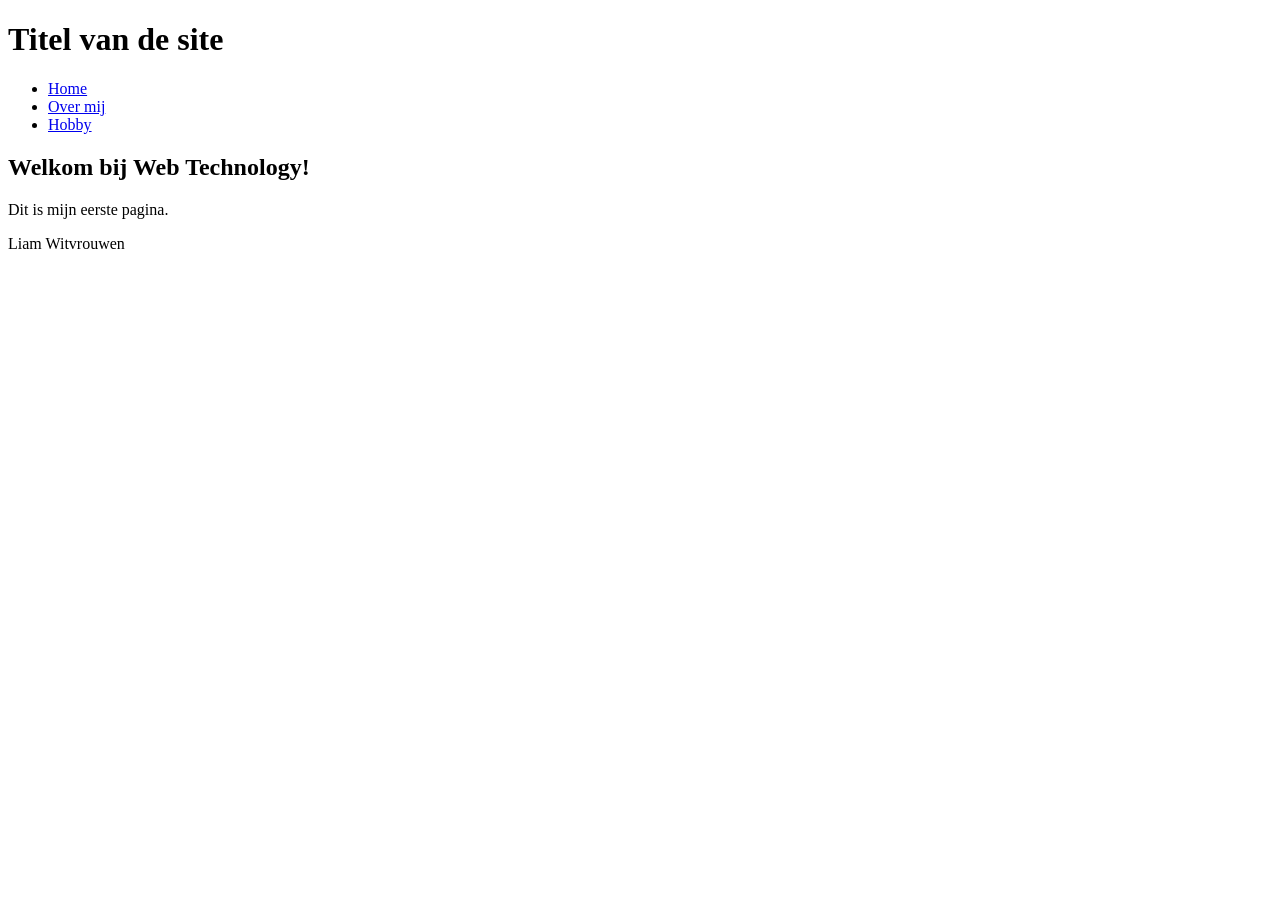
<file: labo-1/index.html>
<!doctype html>
<html lang="nl">
    <head>
        <meta charset="utf-8">
        <meta name="viewport" content="width=device-width, initial-scale=1">
        <title>Mijn eerste pagina</title>
    </head>
    <body>
        <header>
            <h1>Titel van de site</h1>
            <nav>
                <ul>
                    <li><a href="index.html">Home</a></li>
                    <li><a href="over-mij.html">Over mij</a></li>
                    <li><a href="hobby.html">Hobby</a></li>
                </ul>
            </nav>
        </header>
        <main>
            <h2>Welkom bij Web Technology!</h2>
            <p>Dit is mijn eerste pagina.</p>
        </main>
        <footer>
            <p>Liam Witvrouwen</p>
        </footer>
    </body>
</html>
</file>
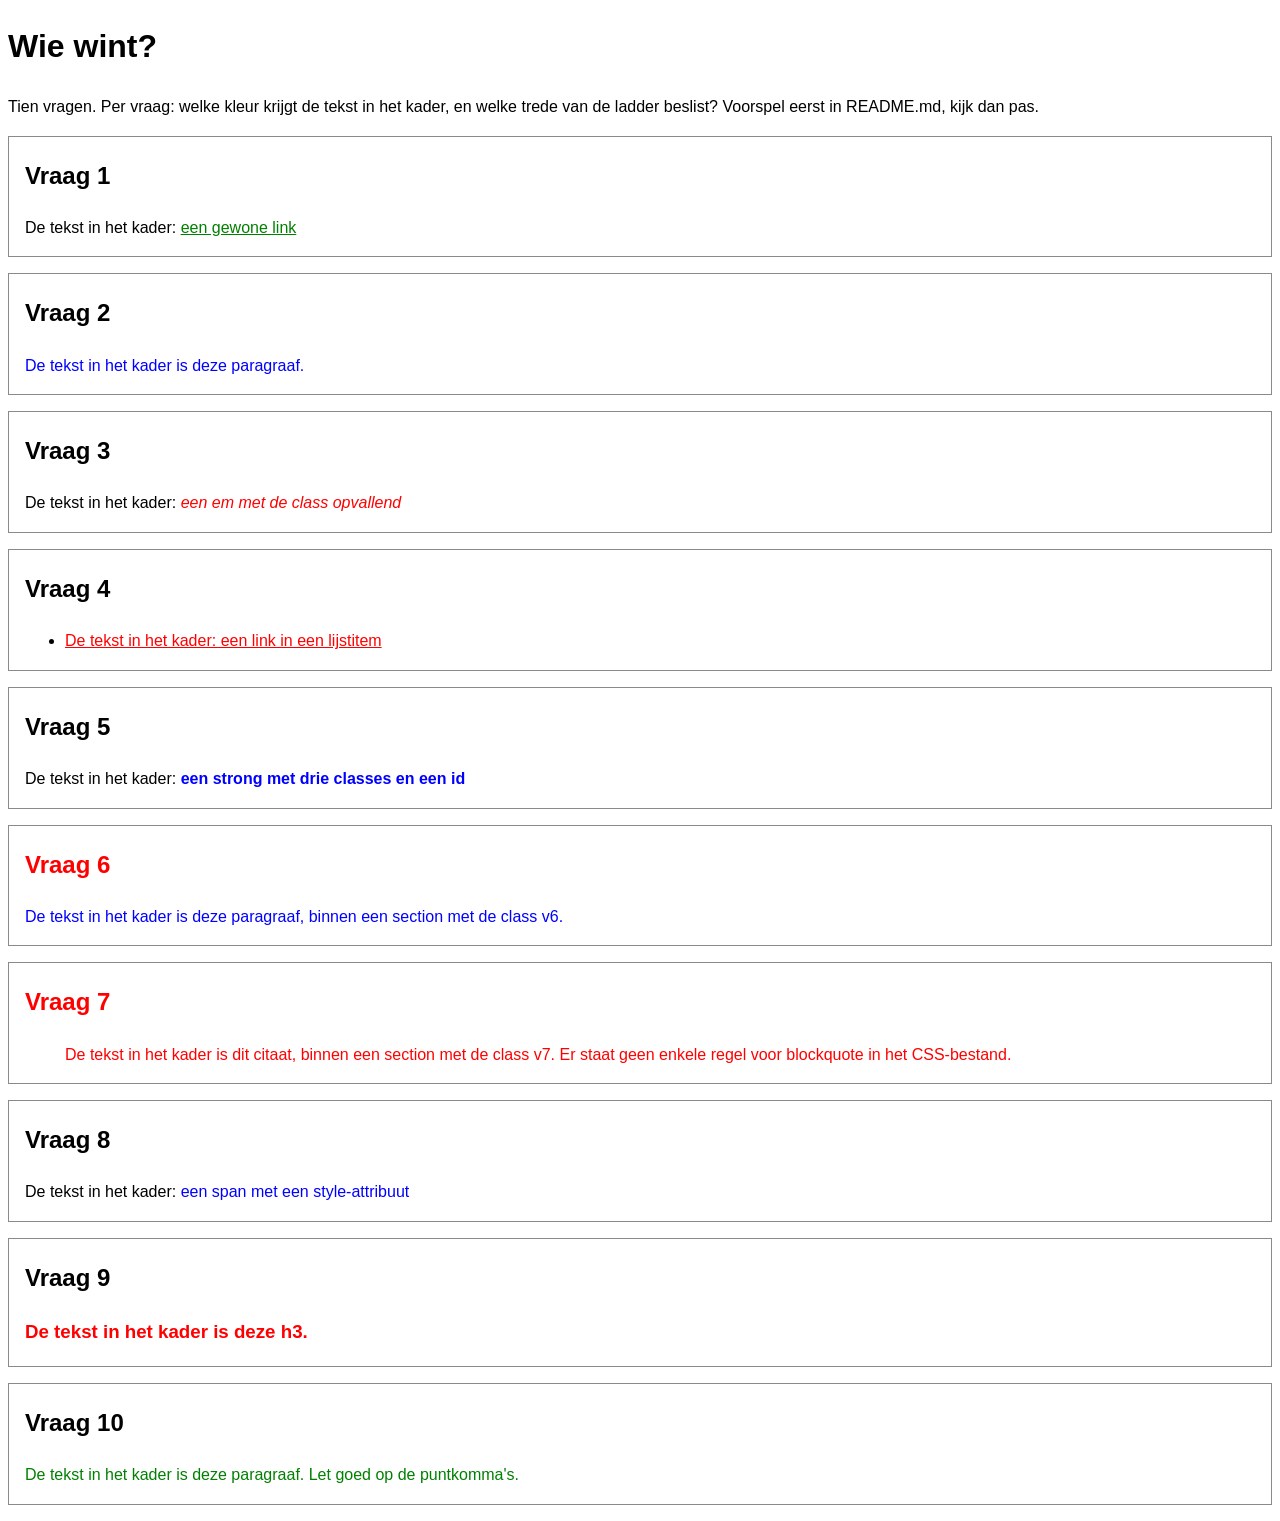
<file: labo-02/cascade/index.html>
<!-- index.html - oefening 3: voorspel, dan kijk. Wijzig dit bestand niet. -->
<!doctype html>
<html lang="nl">
  <head>
    <meta charset="utf-8">
    <meta name="viewport" content="width=device-width, initial-scale=1">
    <title>Wie wint? Tien vragen over de cascade</title>
    <link rel="stylesheet" href="css/stijl.css">
  </head>
  <body>
    <h1>Wie wint?</h1>
    <p>Tien vragen. Per vraag: welke kleur krijgt de tekst in het kader, en welke trede van de ladder beslist? Voorspel eerst in README.md, kijk dan pas.</p>

    <section class="vraag v1">
      <h2>Vraag 1</h2>
      <p>De tekst in het kader: <a href="#">een gewone link</a></p>
    </section>

    <section class="vraag v2">
      <h2>Vraag 2</h2>
      <p class="v2-tekst">De tekst in het kader is deze paragraaf.</p>
    </section>

    <section class="vraag v3">
      <h2>Vraag 3</h2>
      <p>De tekst in het kader: <em class="opvallend">een em met de class opvallend</em></p>
    </section>

    <section class="vraag v4">
      <h2>Vraag 4</h2>
      <ul>
        <li><a href="#">De tekst in het kader: een link in een lijstitem</a></li>
      </ul>
    </section>

    <section class="vraag v5">
      <h2>Vraag 5</h2>
      <p>De tekst in het kader: <strong class="een twee drie" id="v5-tekst">een strong met drie classes en een id</strong></p>
    </section>

    <section class="vraag v6">
      <h2>Vraag 6</h2>
      <p class="v6-tekst">De tekst in het kader is deze paragraaf, binnen een section met de class v6.</p>
    </section>

    <section class="vraag v7">
      <h2>Vraag 7</h2>
      <blockquote>De tekst in het kader is dit citaat, binnen een section met de class v7. Er staat geen enkele regel voor blockquote in het CSS-bestand.</blockquote>
    </section>

    <section class="vraag v8">
      <h2>Vraag 8</h2>
      <p>De tekst in het kader: <span class="v8-tekst" style="color: blue">een span met een style-attribuut</span></p>
    </section>

    <section class="vraag v9">
      <h2>Vraag 9</h2>
      <h3 class="v9-tekst">De tekst in het kader is deze h3.</h3>
    </section>

    <section class="vraag v10">
      <h2>Vraag 10</h2>
      <p class="v10-tekst">De tekst in het kader is deze paragraaf. Let goed op de puntkomma's.</p>
    </section>
  </body>
</html>
</file>
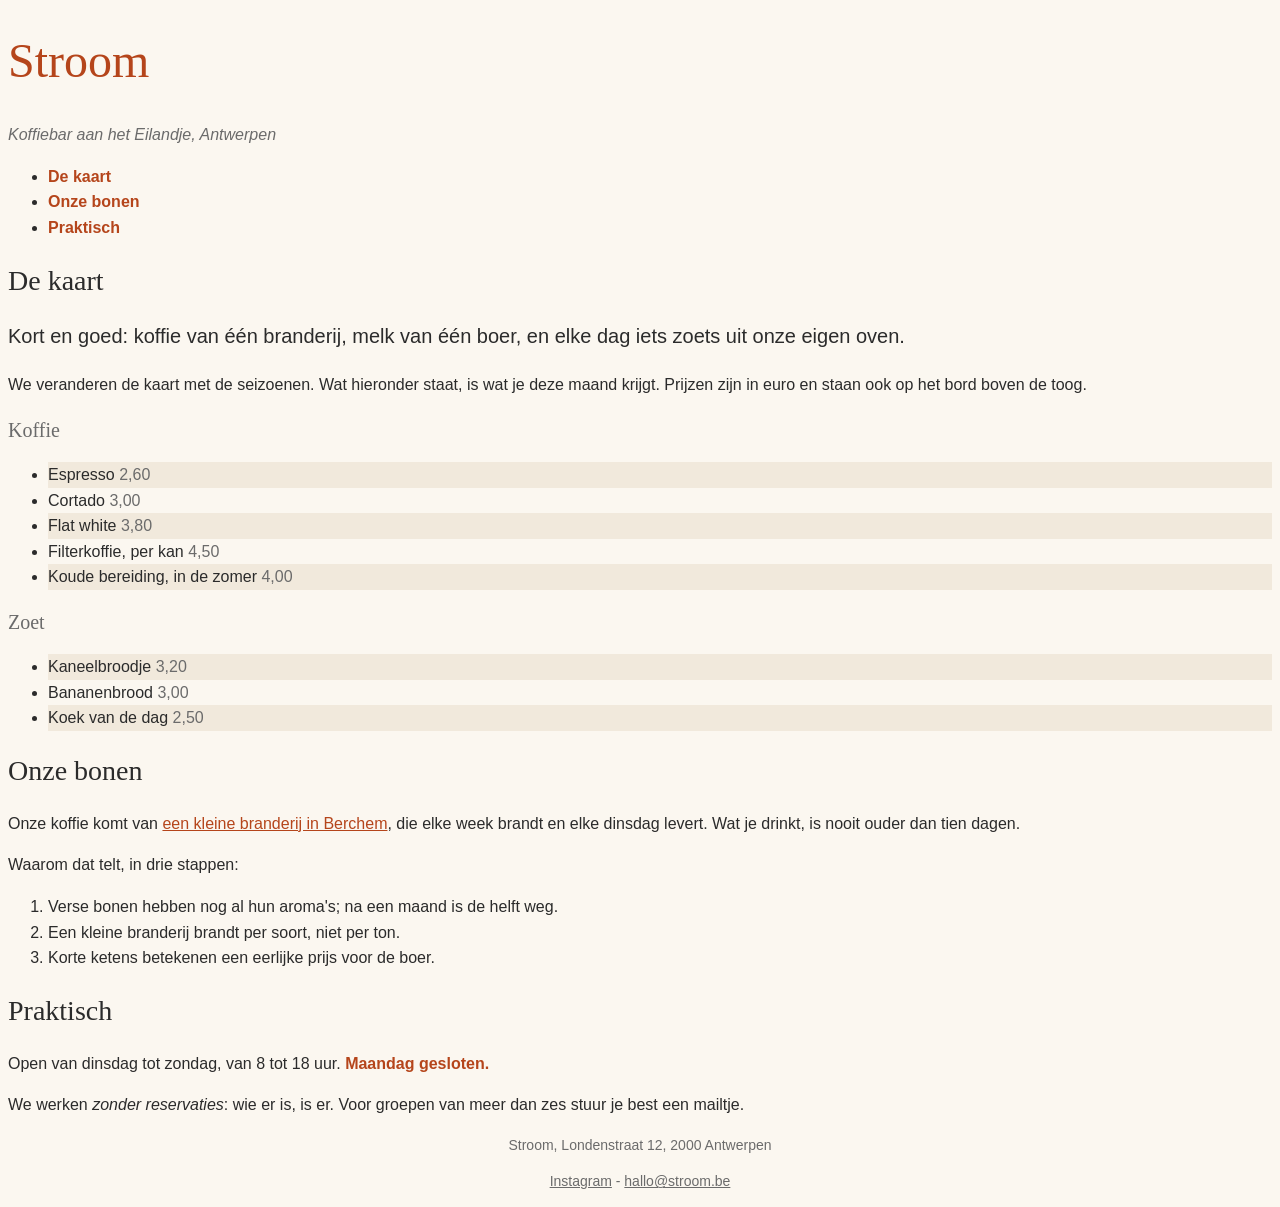
<file: labo-02/nabouw/index.html>
<!-- index.html - nabouw labo 2. Dit bestand mag je NIET wijzigen: geen class erbij, geen element verplaatst, geen style-attribuut. Jij schrijft css/stijl.css. -->
<!--
  Wat het screenshot niet kan tonen (hover en focus):
  - links in de navigatie: accentkleur, vet, geen onderstreping;
    bij hover en focus: inktkleur en onderstreept
  - links in main: accentkleur, onderstreept;
    bij hover en focus: papierkleur op een achtergrond in de accentkleur
  - links in de footer: gedempte kleur; bij hover en focus: accentkleur
-->
<!doctype html>
<html lang="nl">
  <head>
    <meta charset="utf-8">
    <meta name="viewport" content="width=device-width, initial-scale=1">
    <title>Stroom - koffiebar aan het Eilandje</title>
    <link rel="stylesheet" href="css/stijl.css">
  </head>
  <body>
    <header>
      <h1>Stroom</h1>
      <p class="slogan">Koffiebar aan het Eilandje, Antwerpen</p>
      <nav>
        <ul>
          <li><a href="#kaart">De kaart</a></li>
          <li><a href="#bonen">Onze bonen</a></li>
          <li><a href="#praktisch">Praktisch</a></li>
        </ul>
      </nav>
    </header>

    <main>
      <article>
        <h2 id="kaart">De kaart</h2>
        <p class="intro">Kort en goed: koffie van één branderij, melk van één boer, en elke dag iets zoets uit onze eigen oven.</p>
        <p>We veranderen de kaart met de seizoenen. Wat hieronder staat, is wat je deze maand krijgt. Prijzen zijn in euro en staan ook op het bord boven de toog.</p>

        <h3>Koffie</h3>
        <ul class="kaart">
          <li>Espresso <span class="prijs">2,60</span></li>
          <li>Cortado <span class="prijs">3,00</span></li>
          <li>Flat white <span class="prijs">3,80</span></li>
          <li>Filterkoffie, per kan <span class="prijs">4,50</span></li>
          <li>Koude bereiding, in de zomer <span class="prijs">4,00</span></li>
        </ul>

        <h3>Zoet</h3>
        <ul class="kaart">
          <li>Kaneelbroodje <span class="prijs">3,20</span></li>
          <li>Bananenbrood <span class="prijs">3,00</span></li>
          <li>Koek van de dag <span class="prijs">2,50</span></li>
        </ul>

        <h2 id="bonen">Onze bonen</h2>
        <p>Onze koffie komt van <a href="https://www.example.be">een kleine branderij in Berchem</a>, die elke week brandt en elke dinsdag levert. Wat je drinkt, is nooit ouder dan tien dagen.</p>
        <p>Waarom dat telt, in drie stappen:</p>
        <ol>
          <li>Verse bonen hebben nog al hun aroma's; na een maand is de helft weg.</li>
          <li>Een kleine branderij brandt per soort, niet per ton.</li>
          <li>Korte ketens betekenen een eerlijke prijs voor de boer.</li>
        </ol>

        <h2 id="praktisch">Praktisch</h2>
        <p>Open van dinsdag tot zondag, van 8 tot 18 uur. <strong>Maandag gesloten.</strong></p>
        <p>We werken <em>zonder reservaties</em>: wie er is, is er. Voor groepen van meer dan zes stuur je best een mailtje.</p>
      </article>
    </main>

    <footer>
      <p>Stroom, Londenstraat 12, 2000 Antwerpen</p>
      <p><a href="https://www.instagram.com">Instagram</a> - <a href="mailto:hallo@stroom.be">hallo@stroom.be</a></p>
    </footer>
  </body>
</html>
</file>
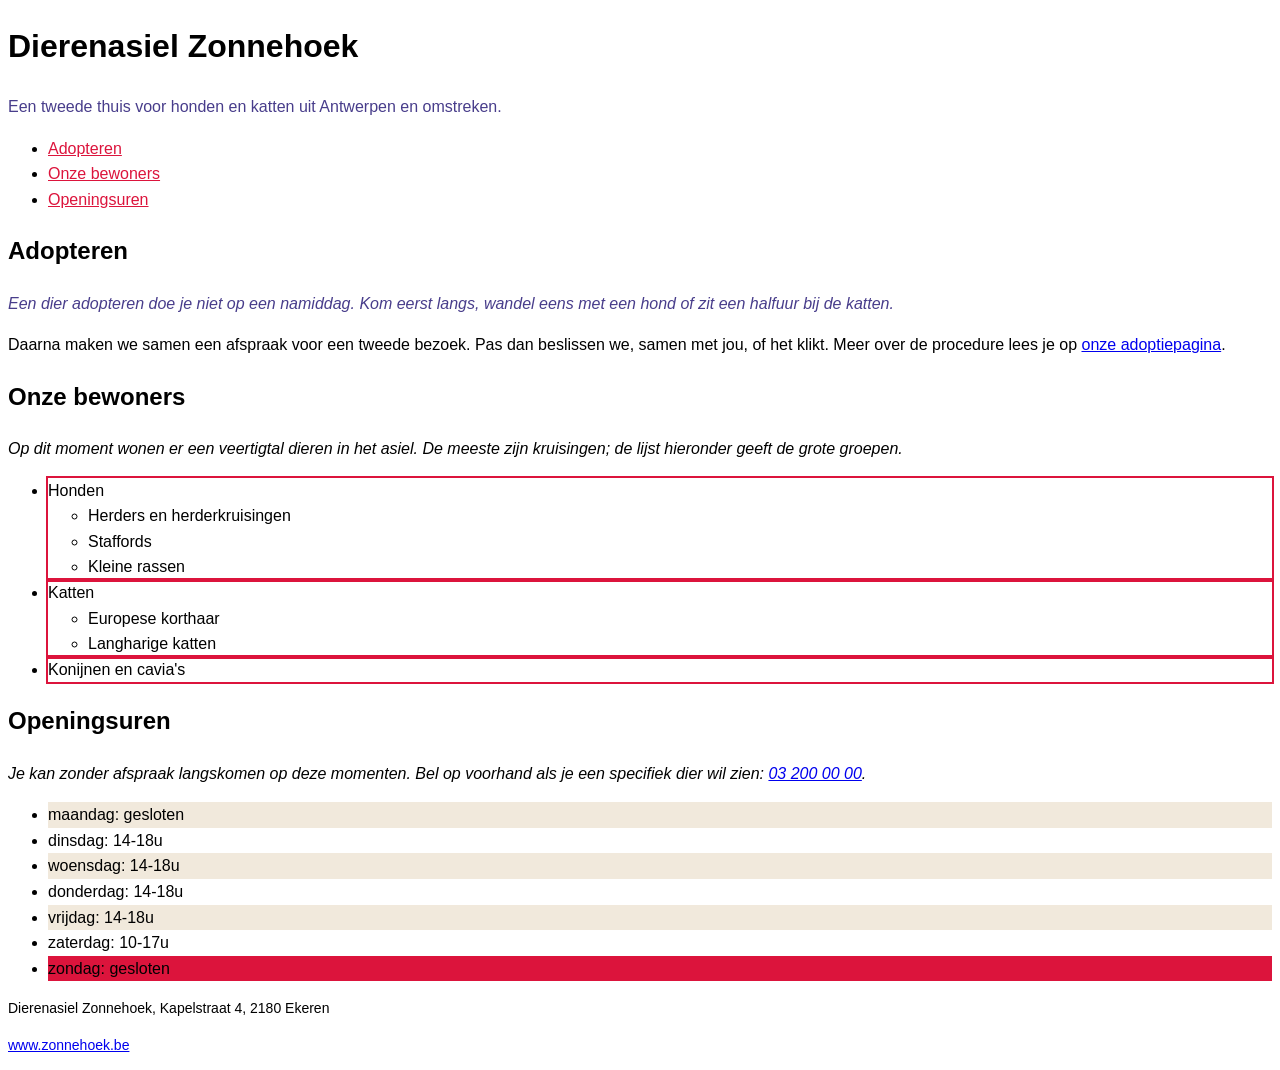
<file: labo-02/selectors/index.html>
<!-- index.html - oefening 2: selectors. Wijzig dit bestand niet; alles wat je nodig hebt, staat erin. -->
<!doctype html>
<html lang="nl">
  <head>
    <meta charset="utf-8">
    <meta name="viewport" content="width=device-width, initial-scale=1">
    <title>Dierenasiel Zonnehoek</title>
    <link rel="stylesheet" href="css/stijl.css">
  </head>
  <body>
    <header>
      <h1>Dierenasiel Zonnehoek</h1>
      <p class="slogan">Een tweede thuis voor honden en katten uit Antwerpen en omstreken.</p>
      <nav>
        <ul>
          <li><a href="#adopteren">Adopteren</a></li>
          <li><a href="#rassen">Onze bewoners</a></li>
          <li><a href="#uren">Openingsuren</a></li>
        </ul>
      </nav>
    </header>

    <main>
      <article>
        <h2 id="adopteren">Adopteren</h2>
        <p class="intro">Een dier adopteren doe je niet op een namiddag. Kom eerst langs, wandel eens met een hond of zit een halfuur bij de katten.</p>
        <p>Daarna maken we samen een afspraak voor een tweede bezoek. Pas dan beslissen we, samen met jou, of het klikt. Meer over de procedure lees je op <a href="https://www.zonnehoek.be/adoptie">onze adoptiepagina</a>.</p>

        <h2 id="rassen">Onze bewoners</h2>
        <p>Op dit moment wonen er een veertigtal dieren in het asiel. De meeste zijn kruisingen; de lijst hieronder geeft de grote groepen.</p>
        <ul class="rassen">
          <li>Honden
            <ul>
              <li>Herders en herderkruisingen</li>
              <li>Staffords</li>
              <li>Kleine rassen</li>
            </ul>
          </li>
          <li>Katten
            <ul>
              <li>Europese korthaar</li>
              <li>Langharige katten</li>
            </ul>
          </li>
          <li>Konijnen en cavia's</li>
        </ul>

        <h2 id="uren">Openingsuren</h2>
        <p>Je kan zonder afspraak langskomen op deze momenten. Bel op voorhand als je een specifiek dier wil zien: <a href="tel:+3232000000">03 200 00 00</a>.</p>
        <ul class="uren">
          <li>maandag: gesloten</li>
          <li>dinsdag: 14-18u</li>
          <li>woensdag: 14-18u</li>
          <li>donderdag: 14-18u</li>
          <li>vrijdag: 14-18u</li>
          <li>zaterdag: 10-17u</li>
          <li>zondag: gesloten</li>
        </ul>
      </article>
    </main>

    <footer>
      <p>Dierenasiel Zonnehoek, Kapelstraat 4, 2180 Ekeren</p>
      <p><a href="https://www.zonnehoek.be">www.zonnehoek.be</a></p>
    </footer>
  </body>
</html>
</file>
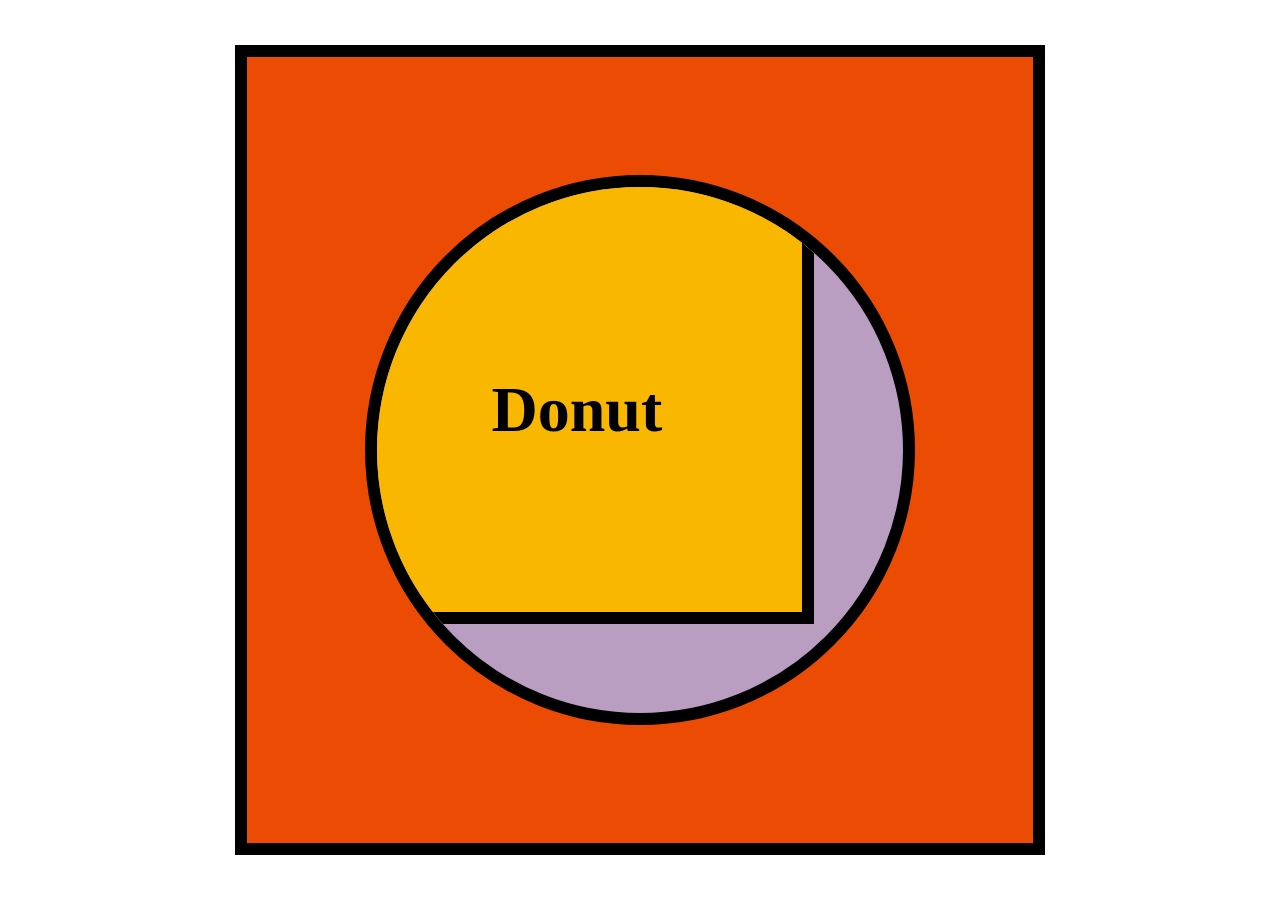
<file: labo-03/donut/index.html>
<!doctype html>
<html lang="en">
<head>
  <meta charset="utf-8">
  <meta name="viewport" content="width=device-width, initial-scale=1">
  <title>Labo 3 - Donut</title>
  <link rel="stylesheet" href="css/reset.css">
  <link rel="stylesheet" href="css/stijl.css">
</head>
<body>
  <!-- Do not change this file. Write your CSS in css/stijl.css. -->
  <main>
    <div>
      <h1>Donut</h1>
    </div>
  </main>
</body>
</html>
</file>
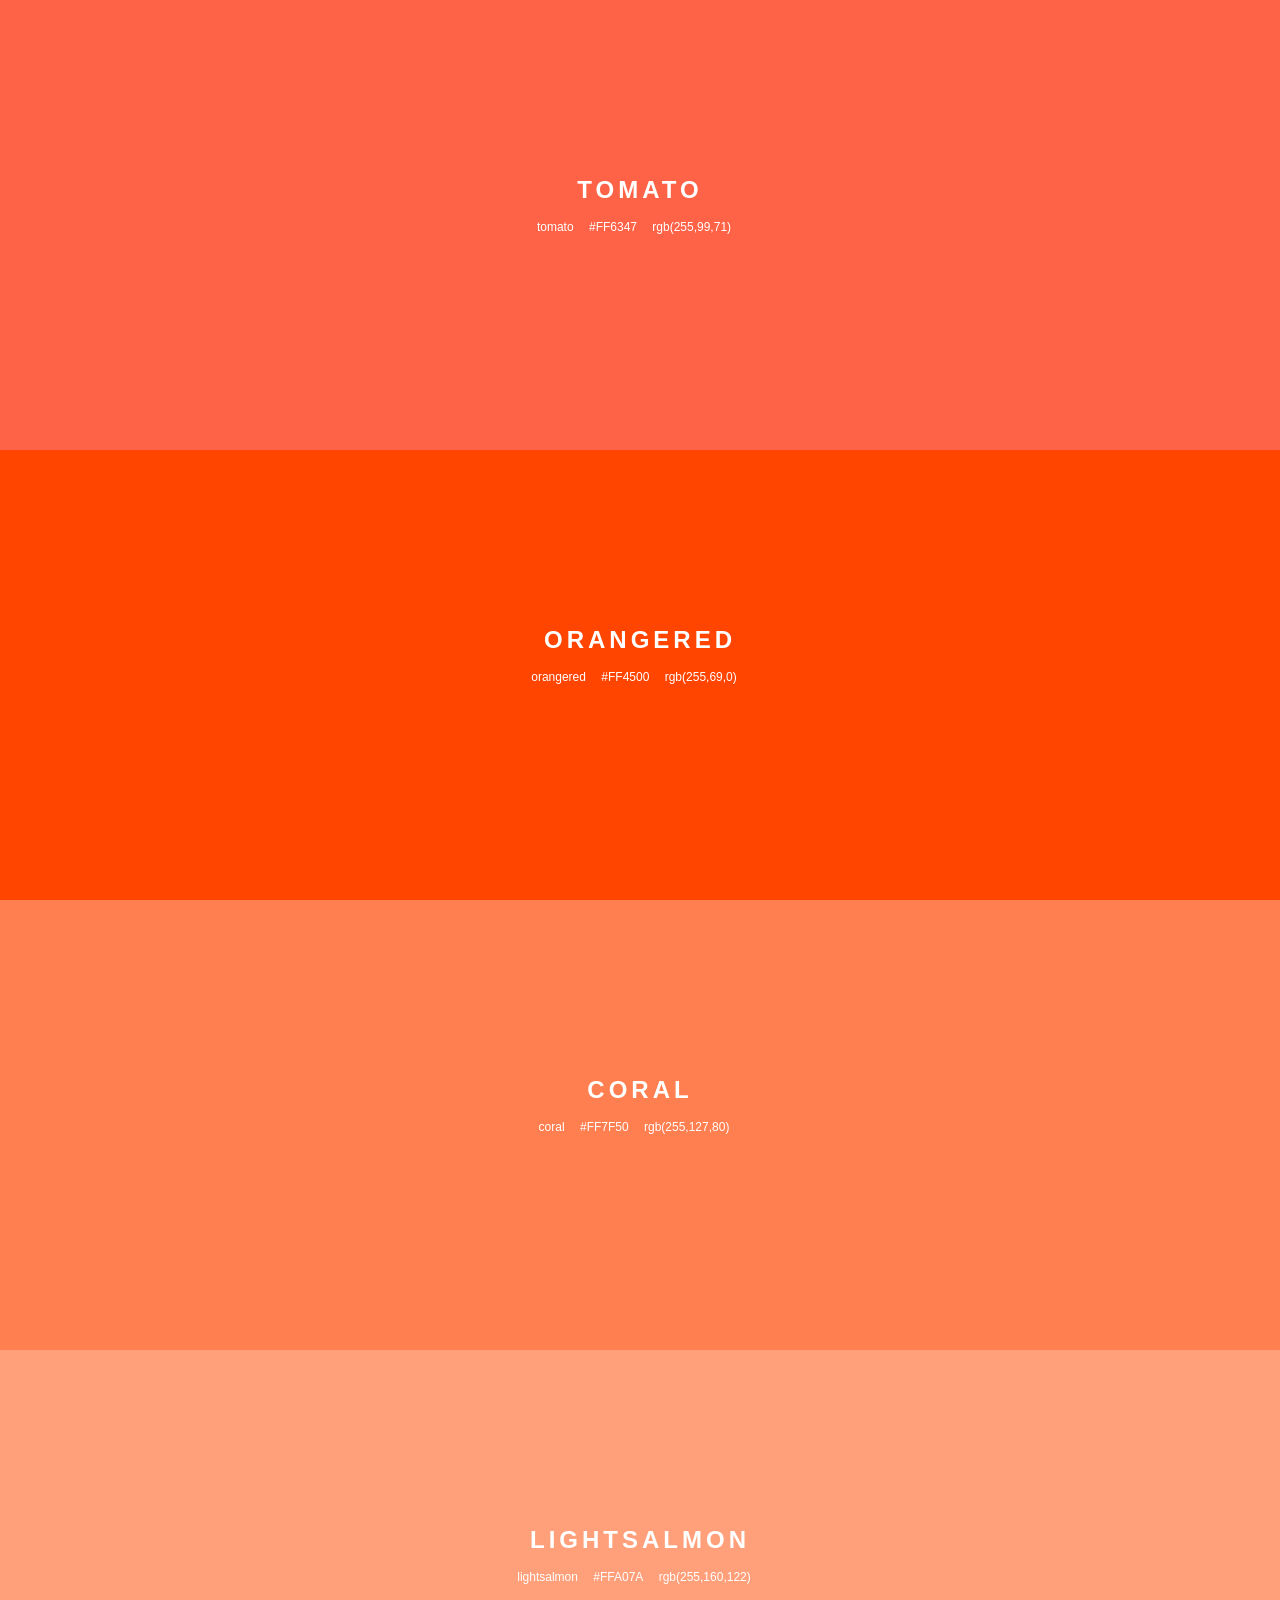
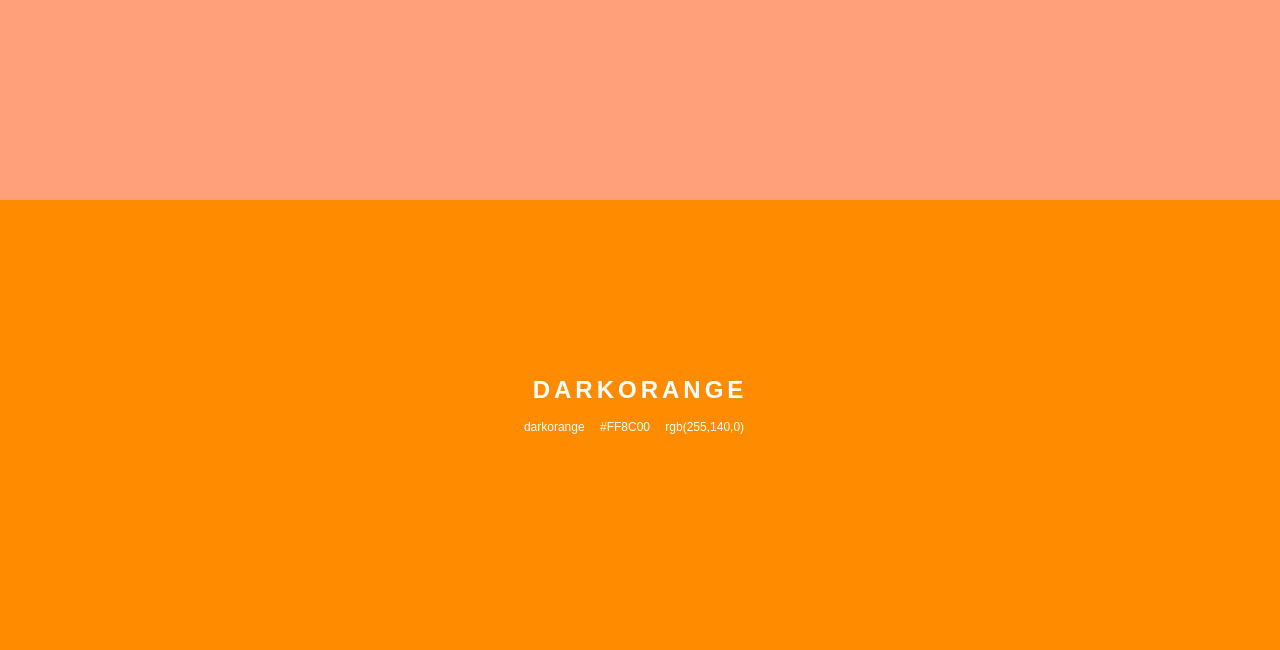
<file: labo-03/kleuren/index.html>
<!doctype html>
<html lang="en">
<head>
  <meta charset="utf-8">
  <meta name="viewport" content="width=device-width, initial-scale=1">
  <title>Labo 3 - Kleurenstalen</title>
  <link rel="stylesheet" href="css/reset.css">
  <link rel="stylesheet" href="css/stijl.css">
</head>
<body>
  <!-- Do not change this file. Write your CSS in css/stijl.css. -->
  <ul>
    <li class="tomato">
      <h2>TOMATO</h2>
      <p class="codes"><span>tomato</span> <span>#FF6347</span> <span>rgb(255,99,71)</span></p>
    </li>
    <li class="orangered">
      <h2>ORANGERED</h2>
      <p class="codes"><span>orangered</span> <span>#FF4500</span> <span>rgb(255,69,0)</span></p>
    </li>
    <li class="coral">
      <h2>CORAL</h2>
      <p class="codes"><span>coral</span> <span>#FF7F50</span> <span>rgb(255,127,80)</span></p>
    </li>
    <li class="lightsalmon">
      <h2>LIGHTSALMON</h2>
      <p class="codes"><span>lightsalmon</span> <span>#FFA07A</span> <span>rgb(255,160,122)</span></p>
    </li>
    <li class="darkorange">
      <h2>DARKORANGE</h2>
      <p class="codes"><span>darkorange</span> <span>#FF8C00</span> <span>rgb(255,140,0)</span></p>
    </li>
  </ul>
</body>
</html>
</file>
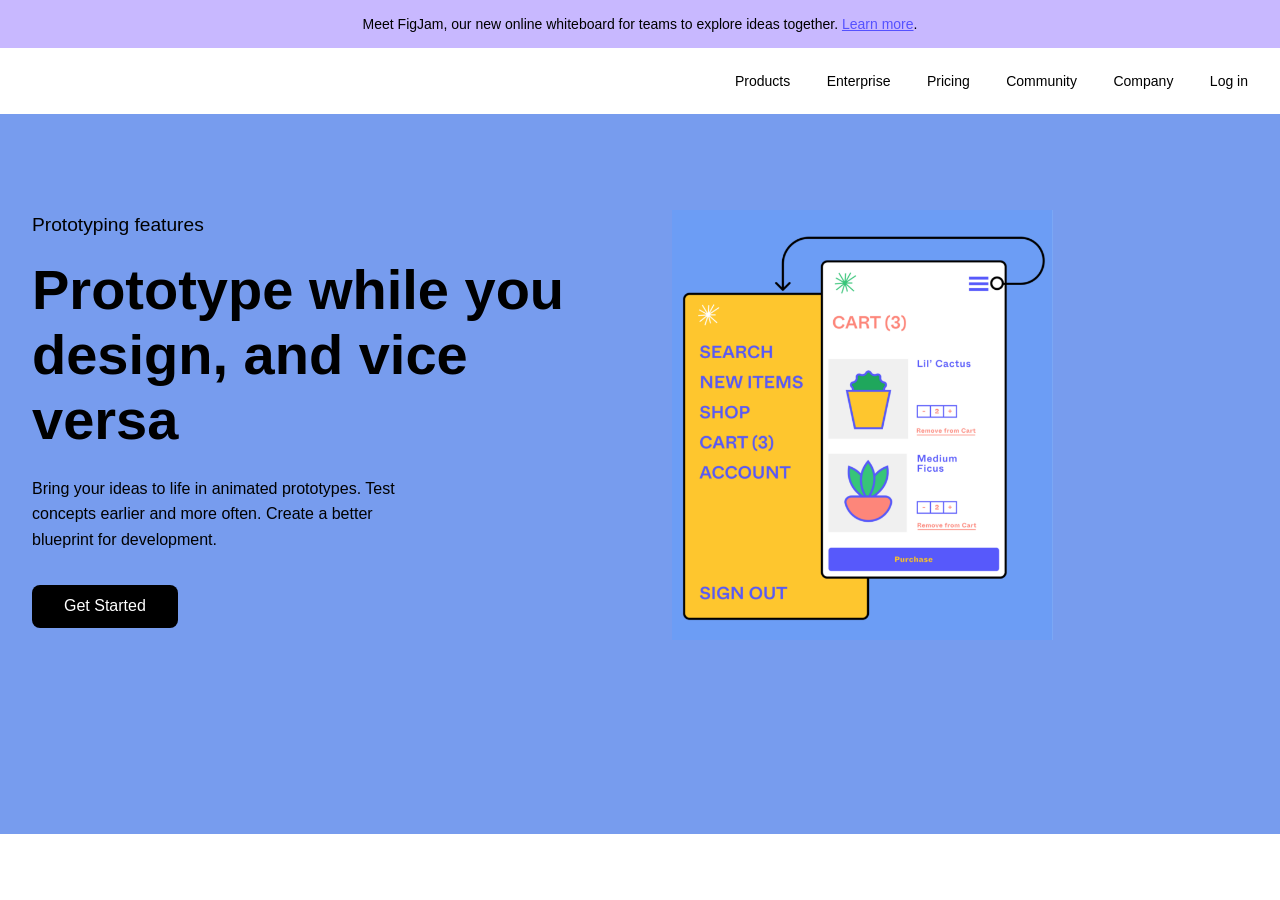
<file: labo-03/landing/index.html>
<!doctype html>
<html lang="en">
<head>
  <meta charset="utf-8">
  <meta name="viewport" content="width=device-width, initial-scale=1">
  <title>Labo 3 - Landingspagina</title>
  <link rel="stylesheet" href="css/reset.css">
  <link rel="stylesheet" href="css/stijl.css">
</head>
<body>
  <!-- Do not change this file. Write your CSS in css/stijl.css.
       Not visible in the screenshot: on :hover and :focus the links in the
       banner and in the navigation get an underline, and the button turns
       dark grey (#333333) instead of black. -->
  <div class="banner">
    <p>Meet FigJam, our new online whiteboard for teams to explore ideas together. <a href="#">Learn more</a>.</p>
  </div>
  <header>
    <nav>
      <ul>
        <li><a href="#">Products</a></li>
        <li><a href="#">Enterprise</a></li>
        <li><a href="#">Pricing</a></li>
        <li><a href="#">Community</a></li>
        <li><a href="#">Company</a></li>
        <li><a href="#">Log in</a></li>
      </ul>
    </nav>
  </header>
  <main>
    <article>
      <p class="bovenkop">Prototyping features</p>
      <h1>Prototype while you design, and vice versa</h1>
      <p>Bring your ideas to life in animated prototypes. Test concepts earlier and more often. Create a better blueprint for development.</p>
      <a href="#" class="knop">Get Started</a>
    </article><!-- no whitespace between these two tags: see syllabus 3.7 --><div class="afbeelding">
      <img src="afbeeldingen/prototype.png" alt="Prototype of a plant shop: a yellow menu panel next to a white cart screen">
    </div>
  </main>
</body>
</html>
</file>
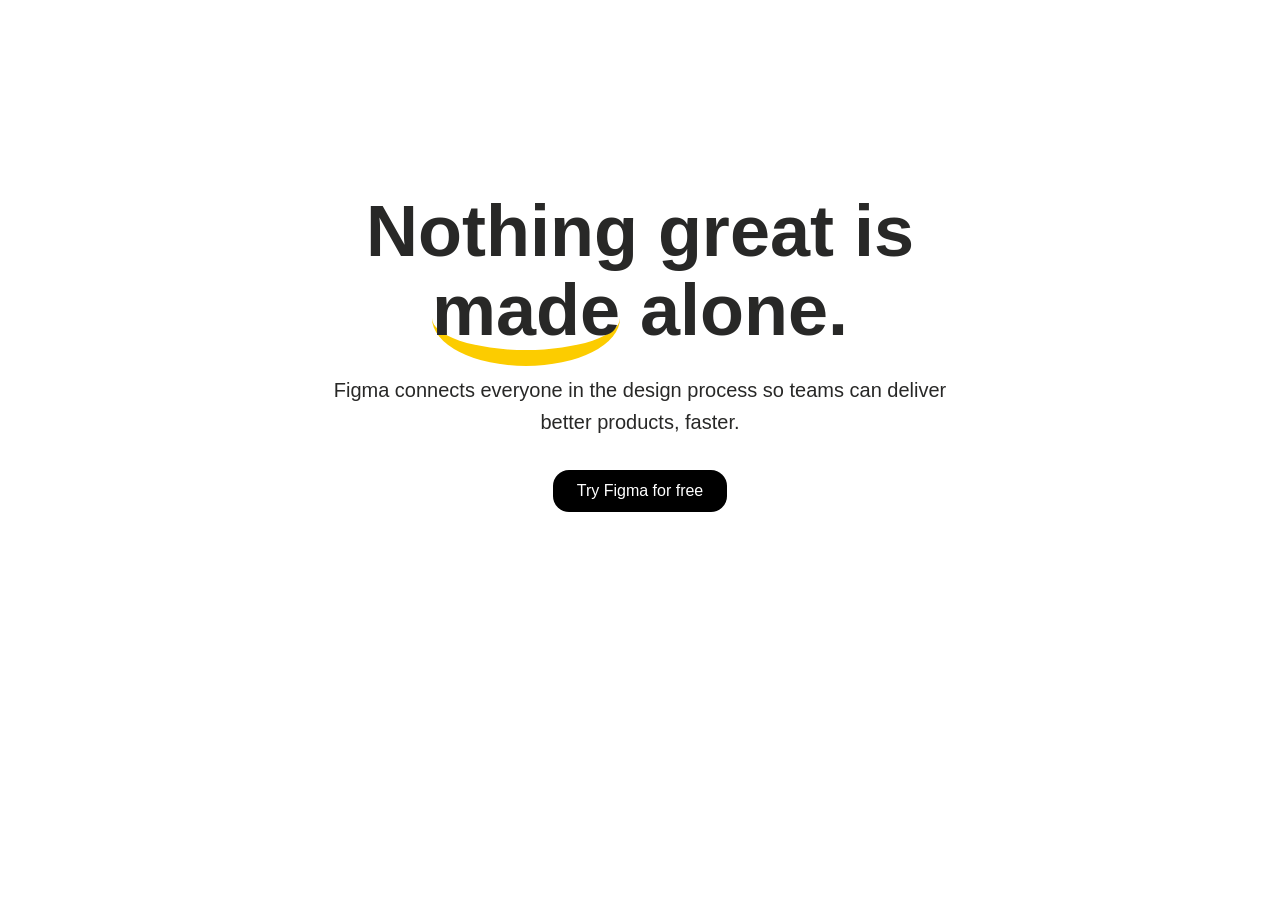
<file: labo-03/slogan/index.html>
<!doctype html>
<html lang="en">
<head>
  <meta charset="utf-8">
  <meta name="viewport" content="width=device-width, initial-scale=1">
  <title>Labo 3 - Slogan</title>
  <link rel="stylesheet" href="css/reset.css">
  <link rel="stylesheet" href="css/stijl.css">
</head>
<body>
  <!-- Do not change this file. Write your CSS in css/stijl.css.
       Not visible in the screenshot: on :hover and :focus the button turns
       dark grey (#333333) instead of black. -->
  <h2>Nothing great is <span>made</span> alone.</h2>
  <p>Figma connects everyone in the design process so teams can deliver better products, faster.</p>
  <a href="https://www.figma.com">Try Figma for free</a>
</body>
</html>
</file>
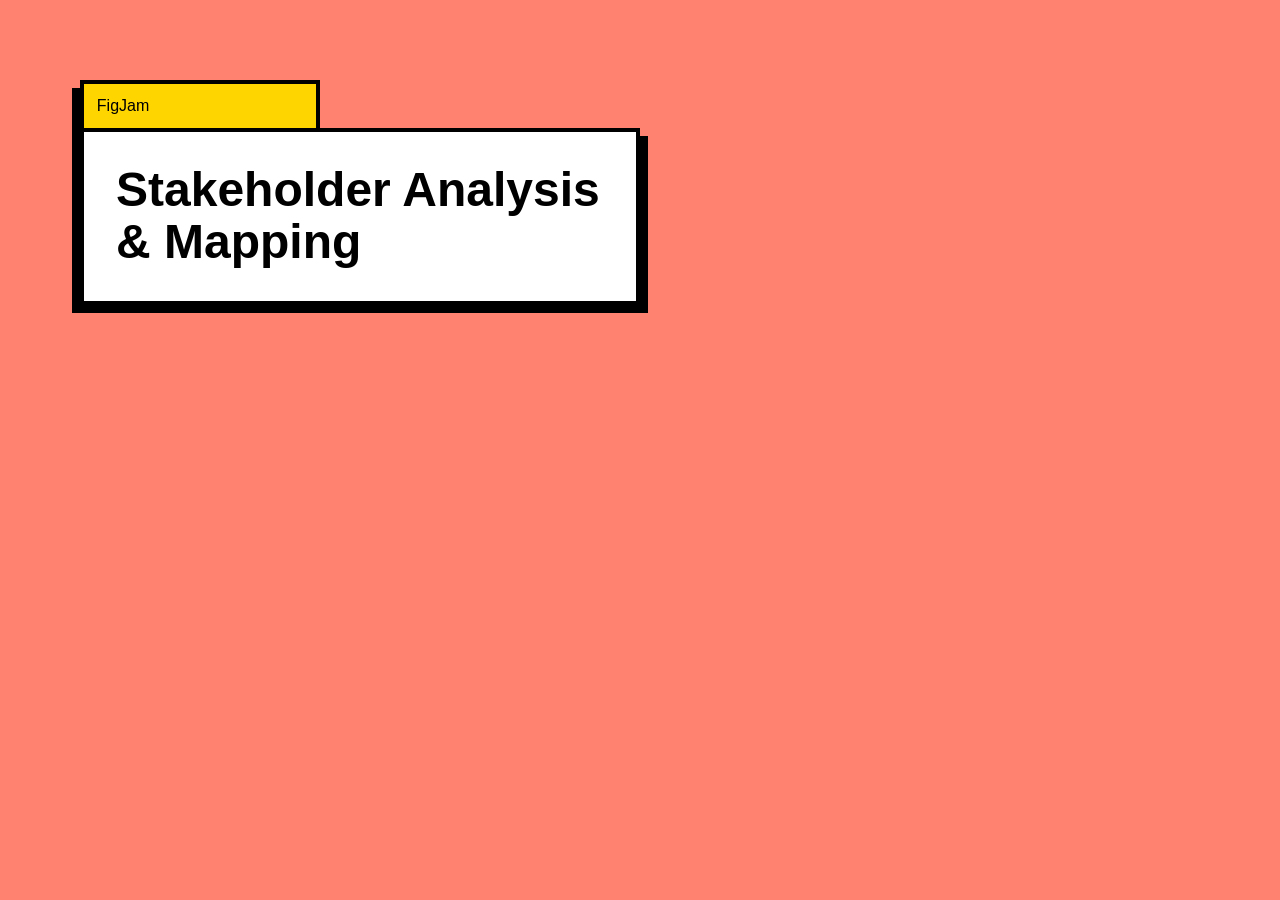
<file: labo-03/tabblad/index.html>
<!doctype html>
<html lang="en">
<head>
  <meta charset="utf-8">
  <meta name="viewport" content="width=device-width, initial-scale=1">
  <title>Labo 3 - Tabblad</title>
  <link rel="stylesheet" href="css/reset.css">
  <link rel="stylesheet" href="css/stijl.css">
</head>
<body>
  <!-- Do not change this file. Write your CSS in css/stijl.css. -->
  <h1>FigJam</h1>
  <h2>Stakeholder Analysis &amp; Mapping</h2>
</body>
</html>
</file>
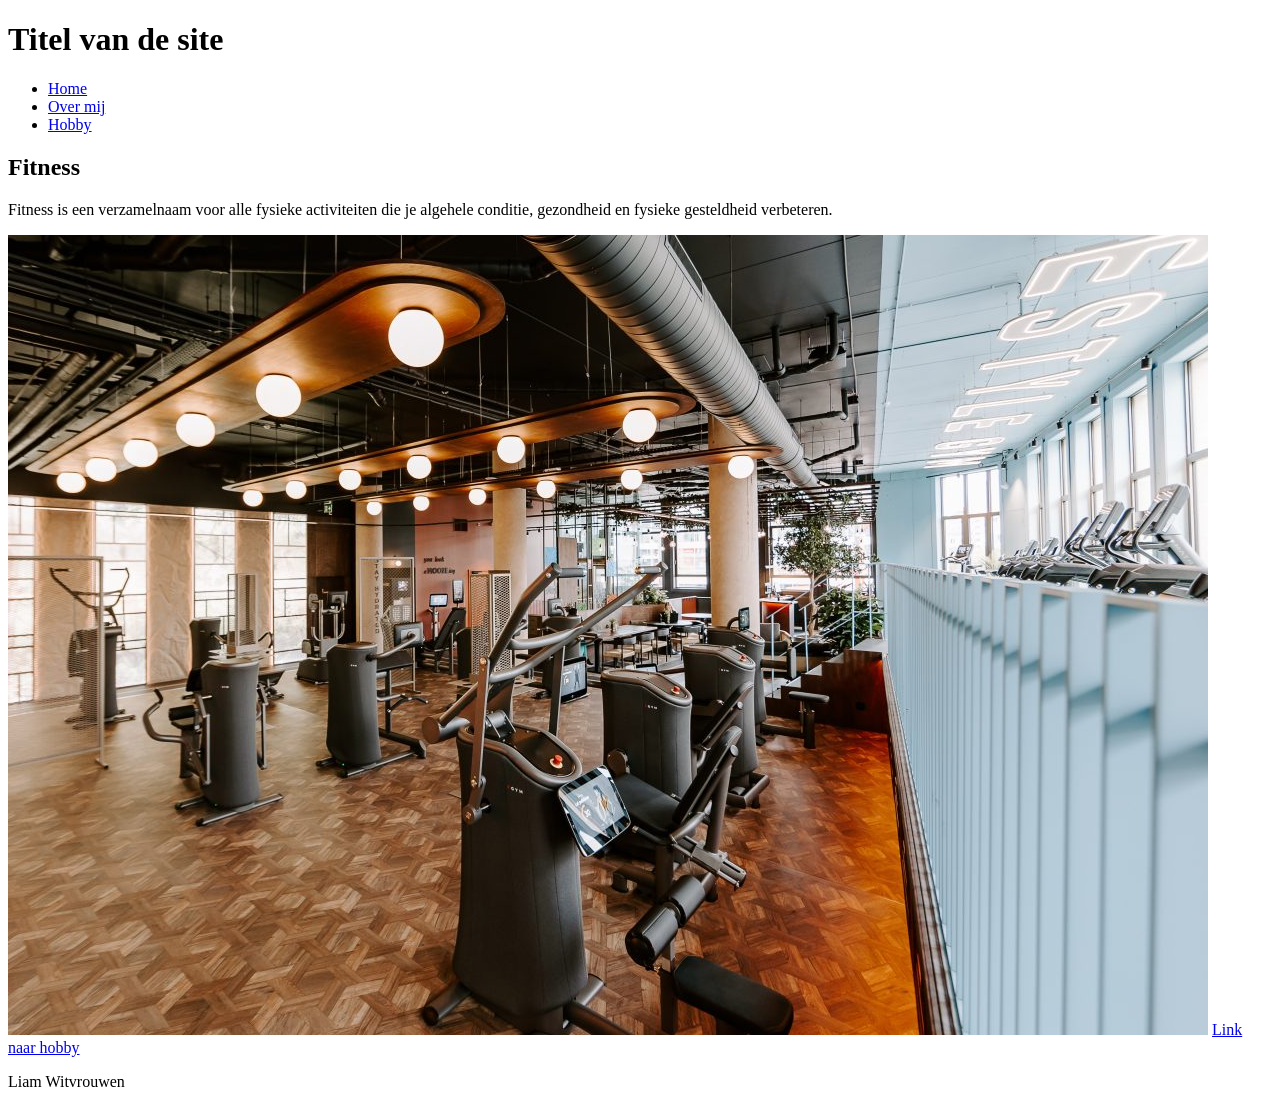
<file: labo-1/hobby.html>
<!DOCTYPE html>
<html lang="en">
<head>
    <meta charset="UTF-8">
    <meta name="viewport" content="width=device-width, initial-scale=1.0">
    <title>Document</title>
</head>
<body>
    <header>
        <h1>Titel van de site</h1>
        <nav>
            <ul>
                <li><a href="index.html">Home</a></li>
                <li><a href="over-mij.html">Over mij</a></li>
                <li><a href="hobby.html">Hobby</a></li>
            </ul>
        </nav>
    </header>
    <main>
        <h2>Fitness</h2>
        <p>Fitness is een verzamelnaam voor alle fysieke activiteiten die je algehele conditie, gezondheid en fysieke gesteldheid verbeteren.</p>
        <img src="afbeeldingen/fitness.jpg" alt="Foto van de binnenkant van een gym">
        <a href="https://nl.wikipedia.org/wiki/Fitness">Link naar hobby</a>
    </main>
    <footer>
        <p>Liam Witvrouwen</p>
    </footer>
</body>
</html>
</file>
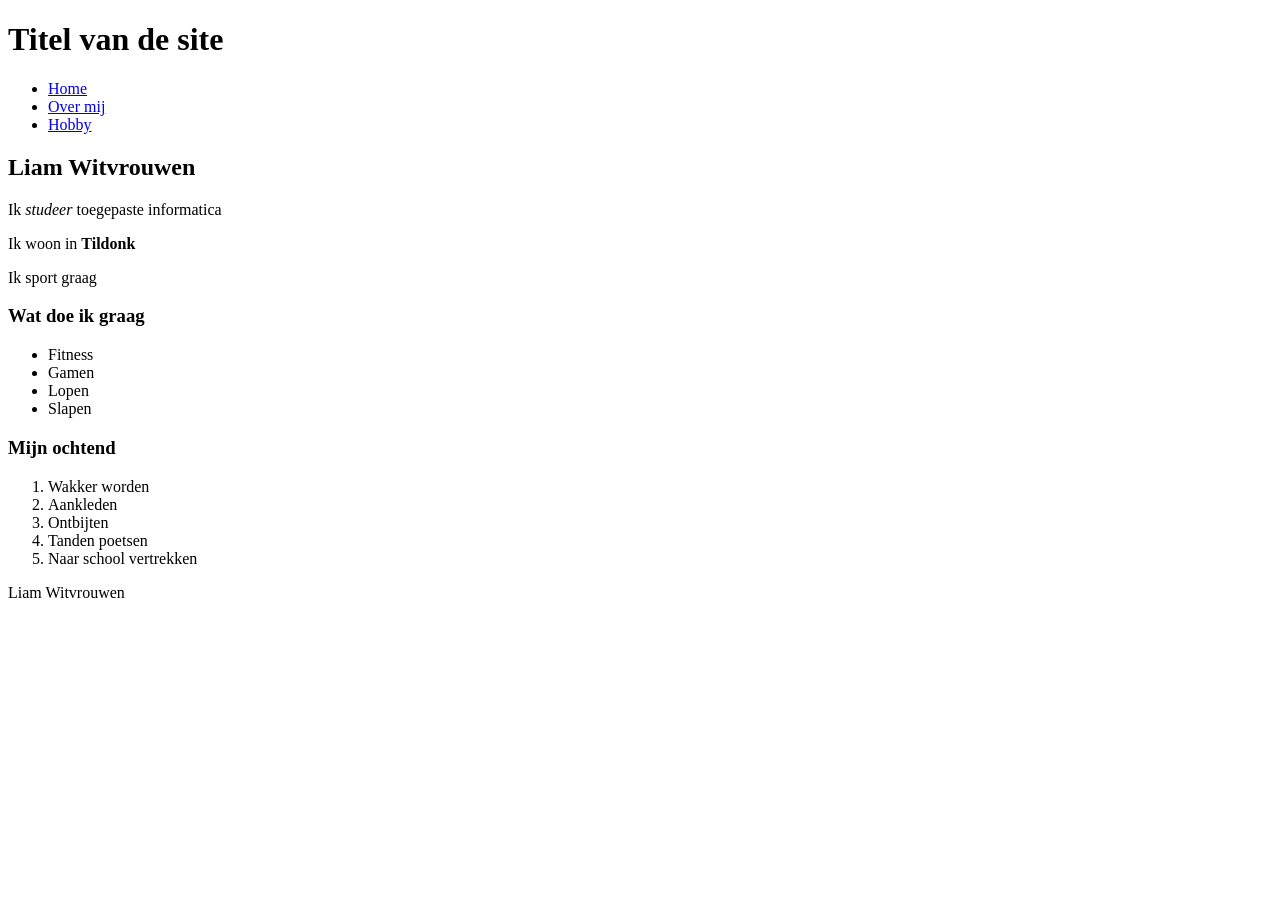
<file: labo-1/over-mij.html>
<!DOCTYPE html>
<html lang="en">
<head>
    <meta charset="UTF-8">
    <meta name="viewport" content="width=device-width, initial-scale=1.0">
    <title>Over mij</title>
</head>
<body>
    <header>
        <h1>Titel van de site</h1>
        <nav>
            <ul>
                <li><a href="index.html">Home</a></li>
                <li><a href="over-mij.html">Over mij</a></li>
                <li><a href="hobby.html">Hobby</a></li>
            </ul>
        </nav>
    </header>
    <main>
        <h2>Liam Witvrouwen</h2>
        <p>Ik <em>studeer</em> toegepaste informatica</p>
        <p>Ik woon in <strong>Tildonk</strong></p>
        <p>Ik sport graag</p>

        <h3>Wat doe ik graag</h3>
        <ul>
            <li>Fitness</li>
            <li>Gamen</li>
            <li>Lopen</li>
            <li>Slapen</li>
        </ul>

        <h3>Mijn ochtend</h3>
        <ol>
            <li>Wakker worden</li>
            <li>Aankleden</li>
            <li>Ontbijten</li>
            <li>Tanden poetsen</li>
            <li>Naar school vertrekken</li>
        </ol>
    </main>
    <footer>
        <p>Liam Witvrouwen</p>
    </footer>
</body>
</html>
</file>
<file: labo-02/cascade/css/stijl.css>
/* stijl.css - oefening 3: voorspel, dan kijk. Wijzig dit bestand niet. */

/* Opmaak van de pagina zelf; doet niet mee in de vragen. */
body {
  font-family: Verdana, sans-serif;
  line-height: 1.6;
}

.vraag {
  border: 1px solid #8a8a89;
  padding: 0 1rem;
  margin-bottom: 1rem;
}

/* ---- vraag 1 ---- */
a {
  color: green;
}

/* ---- vraag 2 ---- */
.v2-tekst {
  color: red;
}

.v2-tekst {
  color: blue;
}

/* ---- vraag 3 ---- */
.opvallend {
  color: red;
}

em {
  color: blue;
}

/* ---- vraag 4 ---- */
.v4 > a {
  color: green;
}

.v4 a {
  color: red;
}

/* ---- vraag 5 ---- */
.een.twee.drie {
  color: red;
}

#v5-tekst {
  color: blue;
}

/* ---- vraag 6 ---- */
.v6 {
  color: red;
}

.v6-tekst {
  color: blue;
}

/* ---- vraag 7 ---- */
.v7 {
  color: red;
}

/* ---- vraag 8 ---- */
.v8-tekst {
  color: red;
}

/* ---- vraag 9 ---- */
h3 {
  color: red !important;
}

.v9-tekst {
  color: blue;
}

/* ---- vraag 10 ---- */
.v10-tekst {
  color: green;
  font-size: 1.5rem
  color: blue;
}
</file>
<file: labo-02/nabouw/css/stijl.css>
:root {
    --color-paper: #fbf7f0;
    --color-inkt: #2b2b2b;
    --color-gedempt: #6b6b6b;
    --color-accent: #b5451b;
    --color-zebra: #f1e9dc;
    --font-body: Verdana, sans-serif;
    --font-heading: Georgia, serif;
}

body {
    color: var(--color-inkt);
    line-height: 1.6;
    background-color: var(--color-paper);
    font-family: var(--font-body);
}

h1, h2, h3 {
  font-family: var(--font-heading);
  font-weight: normal;
  line-height: 1.2;
}

h1{
    color: var(--color-accent);
    font-size: 3rem;
}

h2 {
    font-size: 1.75rem;
}

h3 {
    color: var(--color-gedempt);
    font-size: 1.25rem;
}

.slogan {
    color: var(--color-gedempt);
    font-style: italic;
}

nav a {
    color: var(--color-accent);
    font-weight: bold;
    text-decoration: none;
}

nav a:hover,
nav a:focus {
    color: var(--color-inkt);
    text-decoration: underline;
}

.intro {
    font-size: 1.25rem;
}

.kaart li:nth-child(odd) {
    background-color: var(--color-zebra);
}
.prijs {
    color: var(--color-gedempt);
}

main a {
    color: var(--color-accent);
}

main a:hover,
main a:focus {
    background-color: var(--color-accent);
    color: var(--color-paper);
}

strong {
    color: var(--color-accent)
}

footer {
    text-align: center;
    color: var(--color-gedempt);
    font-size: 0.875rem;
}
footer a {
    color: var(--color-gedempt);
}

footer a:hover,
footer a:focus {
    color: var(--color-accent)
}
</file>
<file: labo-02/selectors/css/stijl.css>
/* stijl.css - oefening 2: selectors schrijven en lezen */

/* Schrijf onder elke opdracht de regel met de selector die precies die
   elementen raakt. Gebruik de declaratie die erbij staat, zodat je in de
   browser meteen ziet wat je raakte. Voeg niets toe aan index.html. */

body {
  font-family: Verdana, sans-serif;
  line-height: 1.6;
}

/* 1. alle links in de navigatie -> color: crimson; */
nav a {
      color:crimson;
}

/* 2. alleen de paragrafen in de footer -> font-size: 0.875rem; */
footer p {
      font-size: 0.875rem;
}

/* 3. alleen de lijstitems van het BUITENSTE niveau in de lijst met de class
      rassen (dus niet de items van de binnenlijsten) -> outline: 2px solid crimson;
      (outline tekent een kader rond precies het element dat je raakte; de
      property zelf komt in hoofdstuk 3) */
.rassen > li {
      outline: 2px solid crimson;
}

/* 4. de paragraaf die onmiddellijk na elke h2 komt -> font-style: italic; */
h2 + p {
      font-style: italic;
}

/* 5. elk oneven item in de lijst met openingsuren -> background-color: #f1e9dc; */
.uren li:nth-child(odd) {
      background-color: #f1e9dc;
}

/* 6. het laatste item in de lijst met openingsuren -> color: crimson; */
.uren li:last-child {
      background-color: crimson;
}

/* 7. de slogan en de intro tegelijk, in één regel -> color: darkslateblue; */
.slogan, .intro {
      color: darkslateblue;
}

/* 8. elke link in main wanneer de muis erover gaat OF wanneer ze focus heeft
      -> background-color: yellow; */
main a:hover,
main a:focus {
      background-color: yellow;
}


/* ---- Lezen: welke elementen raken deze vijf selectors? Schrijf het antwoord
   in één zin per selector in README.md. Verander hier niets. ---- */

/* a. header nav ul li a */
/* raakt de 3 nav links */
/* b. article > p */

/* c. .uren li:nth-child(3) */
/* d. h2 ~ p */
/* e. .rassen li:first-child */
</file>
<file: labo-03/donut/css/stijl.css>
/* stijl.css - labo 3, donut (reset.css is linked before this file) */

/* === tokens === */
:root {
    --color-frame: #ec4b03;
    --color-ring: #b99ec1;
    --color-dot: #f9b700;
    --color-ink: #000000;
    --font-style: Georgia, serif;
    --line: 0.75rem solid var(--color-ink);
}

/* === your rules === */

main{
    margin: 5vh auto;
    background-color: var(--color-frame);
    height: 90vh ;
    width: 90vh;
    border: var(--line);
}

div{
    height: 70%;
    width: 70%;
    background-color: var(--color-ring);
    margin: 15%;
    border-radius: 50%;
    border: var(--line);
    overflow: hidden;
}

h1 {
    height: 90%;
    width: 90%;
    background-color: var(--color-dot);
    border: var(--line);
    margin: -7% 0 0 -7%;
    text-align: center;
    padding-top: 40%;
    font-size: 4rem;
}
</file>
<file: labo-03/kleuren/css/stijl.css>
/* stijl.css - labo 3, kleuren (reset.css is linked before this file) */

/* === tokens === */
:root {
    --text-color: #ffffff;
    --font-body: Arial, Helvetica, sans-serif;
    --band-height: 50vh;
}

/* === your rules === */

body {
    font-family: var(--font-body);
    text-align: center;
    color: var(--text-color);
}

ul {
    list-style: none;
    padding-left: 0;
    margin: 0;
}

li {
    height: var(--band-height);
    padding-top: 11rem;
}

h2{
    font-size: 1.5rem;
    font-weight: 550;
    letter-spacing: 0.25rem;
    margin-bottom: 1rem;
}

.codes {
    font-size: 0.75rem;
}

.codes span {
    margin-right: 0.75rem;
}

.tomato { background-color: tomato; }
.orangered { background-color: orangered; }
.coral { background-color: coral; }
.lightsalmon { background-color: lightsalmon; }
.darkorange { background-color: darkorange; }
</file>
<file: labo-03/landing/css/stijl.css>
/* stijl.css - labo 3, landing (reset.css is linked before this file) */

/* === tokens === */
:root {
  --color-banner: #c8b8ff;
  --color-banner-link: #5551ff;
  --color-hero: #779cee;
  --color-ink: #000000;
  --color-paper: #ffffff;
  --color-hover: #333333;
  --font-body: Arial, Helvetica, sans-serif;
  --space: 2rem;
}

/* === your rules === */
body {
    font-family: var(--font-body);
    color: var(--color-ink);
}

.banner{
    text-align: center;
    background-color: var(--color-banner);
    padding: 1rem;
    font-size: 0.875rem;
}

.banner a {
    color: var(--color-banner-link);
}

header {
  text-align: right;
  padding: 1.5rem var(--space);
}

nav ul {
  list-style: none;
  padding-left: 0;
  margin: 0;
}

nav li {
    margin-left: var(--space);
    display: inline-block;
}

nav a {
    text-decoration: none;
    color: var(--color-ink);
    font-size: 0.875rem;
}

.banner a:hover,
.banner a:focus,
nav a:hover,
nav a:focus {
    text-decoration: underline;
}

main{
    background-color: var(--color-hero);
    min-height: 80vh;
    padding: 4rem var(--space);
}

article,
.afbeelding {
    display: inline-block;
    width: 50%;
    vertical-align: top;
}

article{
    padding: var(--space) 4rem var(--space) 0
}

.afbeelding {
    padding: var(--space);
}

img{
    width: 70%;
}

.bovenkop {
    font-size: 1.2rem;
    margin-bottom: 1rem;
}

h1 {
    font-size: 3.5rem;
    margin-bottom: 1.5rem;
}

article p {
    line-height: 1.6;
    margin-bottom: var(--space);
    max-width: 24rem;
}

.knop {
    display: inline-block;
    background-color: var(--color-ink);
    padding: 0.8rem var(--space);
    border-radius: 0.5rem;
    text-decoration: none;
    color: var(--color-paper)
}

.knop:hover,
.knop:focus {
    background-color: var(--color-hover);
}
</file>
<file: labo-03/slogan/css/stijl.css>
/* stijl.css - labo 3, slogan (reset.css is linked before this file) */

/* === tokens === */
:root {
    --text-color: #282827;
    --banner-color: #fccc00;
    --font-body: Arial;

}
/* === your rules === */

body {
    text-align: center;
    font-family: var(--font-body);
    color: var(--text-color);
    width: 80vw;
    max-width: 40rem;
    margin: 12rem auto 0;
}

h2 {
    font-size: 4.5rem;
    margin-bottom: 1.5rem;
    line-height: 1.1;
    font-weight: 900;
}

h2 span {
    border-bottom: 1rem solid var(--banner-color);
    border-radius: 50%;
}

p {
    font-size: 1.25rem;
    margin-bottom: 2rem;
    line-height: 1.6;
}

a {
    color: white;
    text-decoration: none;
    display: inline-block;
    background-color: black;
    padding: 0.75rem 1.5rem;
    border-radius: 1rem;
}
</file>
<file: labo-03/tabblad/css/stijl.css>
/* stijl.css - labo 3, tabblad (reset.css is linked before this file) */

/* === tokens === */
:root {
  --color-paper: #ff816f;
  --color-tab: #ffd500;
  --color-card: #ffffff;
  --color-ink: #000000;
  --font-body: Arial, Helvetica, sans-serif;
  --line: 0.25rem solid var(--color-ink);
}

body {
  background-color: var(--color-paper);
  font-family: var(--font-body);
  color: var(--color-ink);
  padding: 5rem;
}

h1{
    font-size: 1rem;
    width: 15rem;
    background-color: var(--color-tab);
    padding: 0.8rem;
    font-weight: normal;
    border: var(--line);
    border-bottom: 0;
    box-shadow: -0.5rem 0.5rem var(--color-ink);
}

H2 {
    font-size: 3rem;
    width: 35rem;
    background-color: var(--color-card);
    padding: 2rem;
    border: var(--line);
    box-shadow: -0.5rem 0.5rem var(--color-ink), 0.5rem 0.5rem var(--color-ink);
    font-weight: 900;
    line-height: 1.1;
}
</file>
